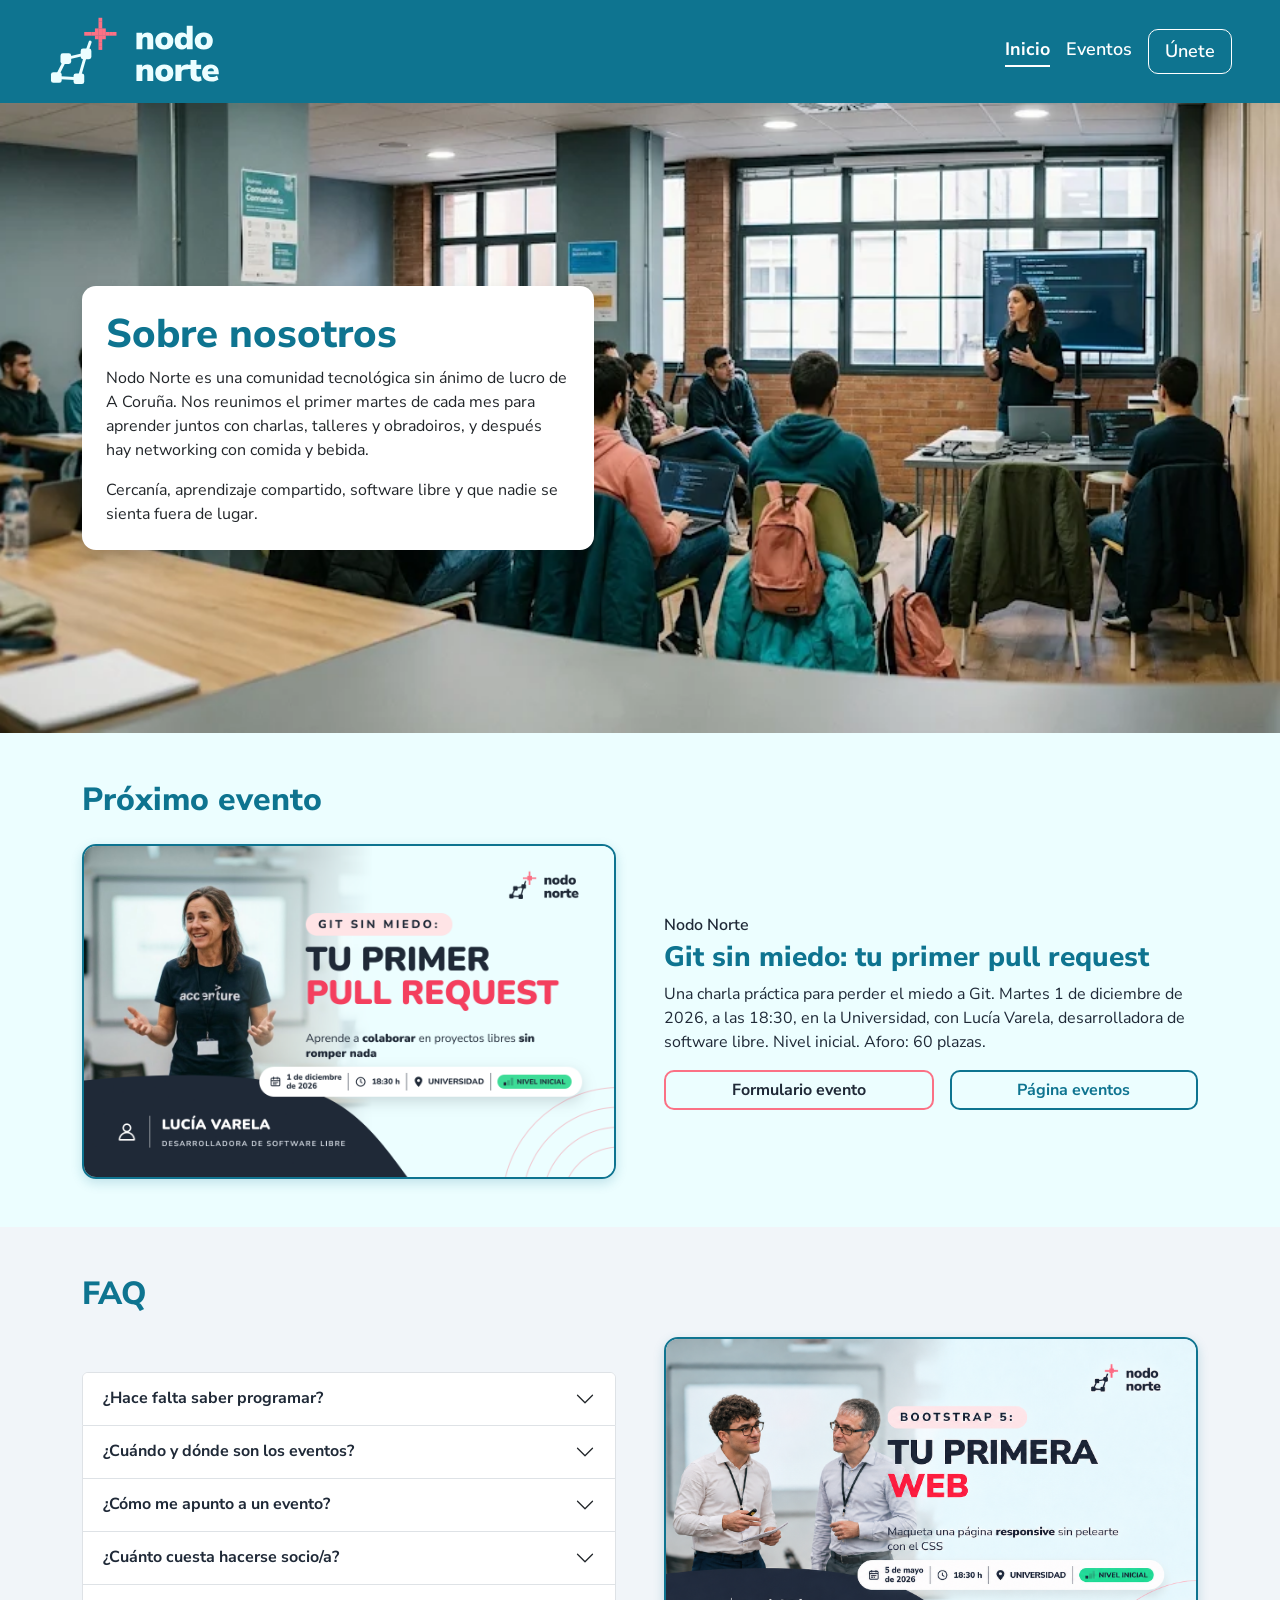
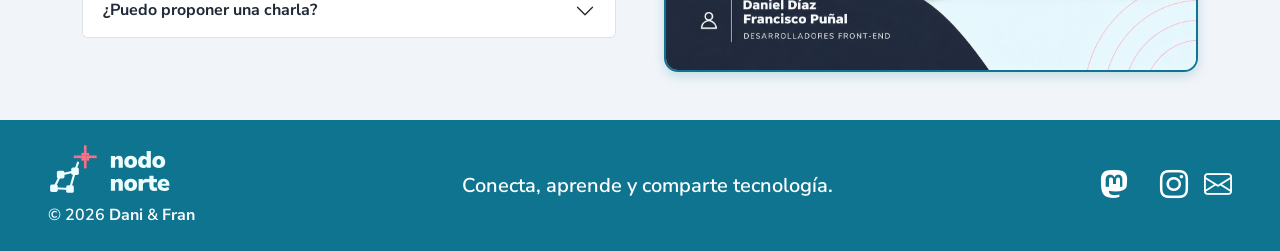
<file: index.html>
<!DOCTYPE html>
<html lang="es">

<head>
    <meta charset="UTF-8">
    <meta name="viewport" content="width=device-width, initial-scale=1.0">
    <title>Nodo Norte</title>
    <link rel="icon" href="img/logos/solo-icono/icono-claro.svg" type="image/svg+xml">
    <link rel="icon" href="img/logos/solo-icono/png/icono-claro-32px.png" type="image/png" sizes="32x32">
    <link href="https://fonts.googleapis.com/css2?family=Nunito+Sans:wght@400;500;600;700;800&display=swap"
        rel="stylesheet">
    <!-- Bootstrap: estilos, distribución responsive y componentes -->
    <link href="https://cdn.jsdelivr.net/npm/bootstrap@5.3.8/dist/css/bootstrap.min.css" rel="stylesheet">
    <!-- Bootstrap Icons: biblioteca de iconos, incluidas redes sociales -->
    <link rel="stylesheet" href="https://cdn.jsdelivr.net/npm/bootstrap-icons@1.13.2/font/bootstrap-icons.min.css">
    <link rel="stylesheet" href="css/estilos.css">
</head>

<body>
    <!-- Menú desplegable en móvil y horizontal desde md (768px).
     El tema oscuro permite ver el botón del menú sobre el fondo turquesa. -->
    <header class="navbar navbar-expand-md px-3 px-sm-5 py-3" data-bs-theme="dark">

        <a href="index.html" class="marca">
            <img src="img/logos/completo/logo-completo-oscuro.svg" alt="Nodo Norte - Comunidad tecnológica">
        </a>

        <!-- Abre y cierra el menú con el JavaScript de Bootstrap -->
        <button class="navbar-toggler" type="button" data-bs-toggle="collapse" data-bs-target="#menuPrincipal"
            aria-controls="menuPrincipal" aria-expanded="false" aria-label="Abrir o cerrar el menú">
            <span class="navbar-toggler-icon"></span>
        </button>

        <!-- Zona que se oculta en móvil -->
        <nav class="collapse navbar-collapse justify-content-md-end" id="menuPrincipal"
            aria-label="Navegación principal">

            <!-- Enlaces en columna en móvil y en fila desde md -->
            <div class="navbar-nav gap-3 align-items-center py-3 py-md-0">
                <a href="index.html" class="fw-bold" aria-current="page">
                    Inicio
                </a>
                <a href="pages/eventos.html">Eventos</a>
                <a href="pages/unete.html" class="enlace-unete">Únete</a>
            </div>
        </nav>
    </header>

    <main>
        <section class="hero d-flex align-items-end align-items-lg-center py-4 py-lg-5">
            <div class="container">
                <div class="card tarjeta-hero shadow p-3 p-lg-4">
                    <h1 class="card-title">Sobre nosotros</h1>
                    <p class="card-text">
                        Nodo Norte es una comunidad tecnológica sin ánimo de lucro de A Coruña.
                        Nos reunimos el primer martes de cada mes para aprender juntos con charlas,
                        talleres y obradoiros, y después hay networking con comida y bebida.
                    </p>
                    <p class="card-text mb-0 d-none d-lg-block">
                        Cercanía, aprendizaje compartido, software libre y que nadie se sienta fuera de lugar.
                    </p>
                </div>
            </div>
        </section>
        <section class="py-5">
            <div class="container">
                <h2 class="mb-4">Próximo evento</h2>
                <div class="row align-items-center g-4 g-lg-5">
                    <div class="col-lg-6">
                        <img src="img/tarjetas/diciembre_1.png" class="img-fluid tarjeta-evento"
                            alt="Tarjeta del evento Git sin miedo: tu primer pull request, martes 1 de diciembre a las 18:30 en la Universidad">
                    </div>
                    <div class="col-lg-6">
                        <p class="mb-1 fw-semibold">Nodo Norte</p>
                        <h3>Git sin miedo: tu primer pull request</h3>
                        <p>
                            Una charla práctica para perder el miedo a Git. Martes 1 de diciembre de 2026,
                            a las 18:30, en la Universidad, con Lucía Varela, desarrolladora de software libre.
                            Nivel inicial. Aforo: 60 plazas.
                        </p>
                        <div class="d-flex gap-3">
                            <button type="button" class="btn btn-acento flex-fill" data-bs-toggle="modal"
                                data-bs-target="#modalInscripcion">Formulario evento</button>
                            <a href="pages/eventos.html" class="btn btn-borde flex-fill">Página eventos</a>
                        </div>
                    </div>
                </div>
            </div>
        </section>
        <section class="py-5 seccion-alterna">
            <div class="container">
                <h2 class="mb-4">FAQ</h2>
                <div class="row align-items-center g-4 g-lg-5">
                    <div class="col-lg-6">
                        <div class="accordion" id="faq">
                            <div class="accordion-item">
                                <h3 class="accordion-header">
                                    <button class="accordion-button collapsed" type="button" data-bs-toggle="collapse"
                                        data-bs-target="#faq1" aria-expanded="false" aria-controls="faq1">
                                        ¿Hace falta saber programar?
                                    </button>
                                </h3>
                                <div id="faq1" class="accordion-collapse collapse" data-bs-parent="#faq">
                                    <div class="accordion-body">
                                        No. Cada evento tiene un nivel: inicial, medio o avanzado. Los de nivel
                                        inicial son para quien empieza y no hace falta saber programar.
                                    </div>
                                </div>
                            </div>
                            <div class="accordion-item">
                                <h3 class="accordion-header">
                                    <button class="accordion-button collapsed" type="button" data-bs-toggle="collapse"
                                        data-bs-target="#faq2" aria-expanded="false" aria-controls="faq2">
                                        ¿Cuándo y dónde son los eventos?
                                    </button>
                                </h3>
                                <div id="faq2" class="accordion-collapse collapse" data-bs-parent="#faq">
                                    <div class="accordion-body">
                                        El primer martes de cada mes, con algún evento extra de vez en cuando. Nos
                                        reunimos en tres sedes: la Universidad, Singular y Wekco (Mesoiro). Después
                                        de cada evento hay networking con comida y bebida.
                                    </div>
                                </div>
                            </div>
                            <div class="accordion-item">
                                <h3 class="accordion-header">
                                    <button class="accordion-button collapsed" type="button" data-bs-toggle="collapse"
                                        data-bs-target="#faq3" aria-expanded="false" aria-controls="faq3">
                                        ¿Cómo me apunto a un evento?
                                    </button>
                                </h3>
                                <div id="faq3" class="accordion-collapse collapse" data-bs-parent="#faq">
                                    <div class="accordion-body">
                                        Rellenando el formulario de inscripción con tu nombre, tu correo, tu nivel y
                                        si vienes por primera vez.
                                    </div>
                                </div>
                            </div>
                            <div class="accordion-item">
                                <h3 class="accordion-header">
                                    <button class="accordion-button collapsed" type="button" data-bs-toggle="collapse"
                                        data-bs-target="#faq4" aria-expanded="false" aria-controls="faq4">
                                        ¿Cuánto cuesta hacerse socio/a?
                                    </button>
                                </h3>
                                <div id="faq4" class="accordion-collapse collapse" data-bs-parent="#faq">
                                    <div class="accordion-body">
                                        La cuota es voluntaria: 10 € al año, por transferencia o PayPal. Los socios
                                        tienen plaza asegurada en los talleres y reciben aviso con plazo antes de
                                        que se liberen las plazas.
                                    </div>
                                </div>
                            </div>
                            <div class="accordion-item">
                                <h3 class="accordion-header">
                                    <button class="accordion-button collapsed" type="button" data-bs-toggle="collapse"
                                        data-bs-target="#faq5" aria-expanded="false" aria-controls="faq5">
                                        ¿Puedo proponer una charla?
                                    </button>
                                </h3>
                                <div id="faq5" class="accordion-collapse collapse" data-bs-parent="#faq">
                                    <div class="accordion-body">
                                        Sí, y nos encanta. Cuéntanos el tema, el nivel, si es una charla, un
                                        obradoiro o un taller, cuánto durará y de qué va. Lo tienes todo en la
                                        página <a href="pages/unete.html">Únete</a>.
                                    </div>
                                </div>
                            </div>
                        </div>
                    </div>
                    <div class="col-lg-6">
                        <img src="img/tarjetas/mayo_5.png" class="img-fluid tarjeta-evento"
                            alt="Tarjeta del evento Bootstrap 5: tu primera web, martes 5 de mayo a las 18:30 en la Universidad">
                    </div>
                </div>
            </div>
        </section>
    </main>

    <!-- d-flex activa la distribución flexible.
     flex-column coloca los bloques en columna en pantallas menores de 768px.
     flex-md-row coloca los bloques en fila desde 768px.
     gap-3: deja 1rem entre bloques.
     px-3: espacio interior lateral de 1rem.
     px-sm-5: desde 576px, el espacio lateral pasa a 3rem.
     py-4: espacio interior de 1.5rem arriba y abajo.
     text-center centra el texto; text-md-start lo alinea a la izquierda desde 768px -->
    <footer
        class="container-fluid d-flex flex-column flex-md-row justify-content-between align-items-center gap-3 px-3 px-sm-5 py-4 text-center text-md-start">
        <!-- Agrupa el logo y la autoría.
     mb-0 elimina el margen inferior del párrafo. -->
        <p class="mb-0">
            <a href="index.html" class="marca">
                <img src="img/logos/completo/logo-completo-oscuro.svg" alt="Nodo Norte - Comunidad tecnológica">
            </a>
            <!-- d-block coloca la autoría debajo del logo.
     mt-2 añade una separación superior de 0.5rem.
     text-nowrap mantiene la autoría en una sola línea, sin saltos. -->
            <span class="d-block mt-2 fw-semibold text-nowrap">&copy; 2026
                <a href="https://www.linkedin.com/in/danidiazcanosa/" target="_blank" rel="noopener noreferrer"
                    class="link-light fw-bold link-underline-opacity-0 link-underline-opacity-100-hover">Dani</a>
                &amp;
                <a href="https://www.linkedin.com/in/francisco-punal/" target="_blank" rel="noopener noreferrer"
                    class="link-light fw-bold link-underline-opacity-0 link-underline-opacity-100-hover">Fran</a>
            </span>
        </p>
        <!-- mb-0: quita el margen debajo del lema. -->
        <p class="mb-0 fs-5 fw-semibold">
            Conecta, aprende y comparte tecnología.</p>
        <!-- Redes y correo: enlaces provisionales con href="#".
     d-flex coloca los iconos en fila y gap-3 los separa 1rem.
     fs-3 establece su tamaño y las clases bi muestran cada icono.
     aria-label da nombre al enlace.
     aria-hidden evita que el lector de pantalla anuncie también el icono. -->
        <nav class="d-flex gap-3 fs-3">
            <a href="#" class="red-social" aria-label="Mastodon">
                <span class="bi bi-mastodon" aria-hidden="true"></span>
            </a>
            <a href="#" class="red-social" aria-label="Bluesky">
                <span class="bi bi-bluesky" aria-hidden="true"></span>
            </a>
            <a href="#" class="red-social" aria-label="Instagram">
                <span class="bi bi-instagram" aria-hidden="true"></span>
            </a>
            <a href="#" class="red-social" aria-label="Correo electrónico">
                <span class="bi bi-envelope" aria-hidden="true"></span>
            </a>
        </nav>
    </footer>

    <div class="modal fade" id="modalInscripcion" tabindex="-1" role="dialog" aria-labelledby="tituloInscripcion"
        aria-hidden="true">
        <div class="modal-dialog modal-dialog-centered modal-dialog-scrollable modal-fullscreen-sm-down">
            <form class="modal-content" id="formInscripcion" novalidate>
                <header class="modal-header">
                    <h2 class="modal-title h4" id="tituloInscripcion">Inscripción al evento</h2>
                    <button type="button" class="btn-close" data-bs-dismiss="modal" aria-label="Cerrar"></button>
                </header>
                <div class="modal-body">
                    <p>
                        Git sin miedo: tu primer pull request, el martes 1 de diciembre. Después del evento hay
                        networking con comida y bebida.
                    </p>
                    <div class="mb-3">
                        <label for="nombre" class="form-label">Nombre</label>
                        <input type="text" class="form-control" id="nombre" name="nombre" autocomplete="name"
                            placeholder="Ej.: Lucía Varela" required>
                        <span class="invalid-feedback">Escribe tu nombre.</span>
                    </div>
                    <div class="mb-3">
                        <label for="correo" class="form-label">Correo electrónico</label>
                        <input type="email" class="form-control" id="correo" name="correo" autocomplete="email"
                            placeholder="nombre@correo.com" required>
                        <span class="invalid-feedback">Escribe un correo válido, por ejemplo nombre@correo.com.</span>
                    </div>
                    <div class="mb-3">
                        <label for="nivel" class="form-label">Tu nivel</label>
                        <select class="form-select" id="nivel" name="nivel" required>
                            <option value="" selected disabled>Elige tu nivel</option>
                            <option value="inicial">Inicial</option>
                            <option value="medio">Medio</option>
                            <option value="avanzado">Avanzado</option>
                        </select>
                        <span class="invalid-feedback">Elige un nivel.</span>
                    </div>
                    <div class="form-check">
                        <input class="form-check-input" type="checkbox" id="primeraVez" name="primeraVez">
                        <label class="form-check-label" for="primeraVez">Es la primera vez que vengo</label>
                    </div>
                </div>
                <footer class="modal-footer">
                    <button type="button" class="btn btn-borde" data-bs-dismiss="modal">Cancelar</button>
                    <button type="submit" class="btn btn-acento">Inscribirme</button>
                </footer>
            </form>
        </div>
    </div>
    <div class="toast-container position-fixed bottom-0 end-0 p-3">
        <div id="avisoEnvio" class="toast" role="status" aria-live="polite" aria-atomic="true">
            <div class="toast-header">
                <strong class="me-auto">¡Enviado!</strong>
                <button type="button" class="btn-close" data-bs-dismiss="toast" aria-label="Cerrar"></button>
            </div>
            <div class="toast-body">
                Hemos recibido tu solicitud. ¡Gracias por formar parte de Nodo Norte!
            </div>
        </div>
    </div>
    <script src="https://cdn.jsdelivr.net/npm/bootstrap@5.3.8/dist/js/bootstrap.bundle.min.js"></script>
    <script src="js/validacion.js"></script>
</body>

</html>
</file>
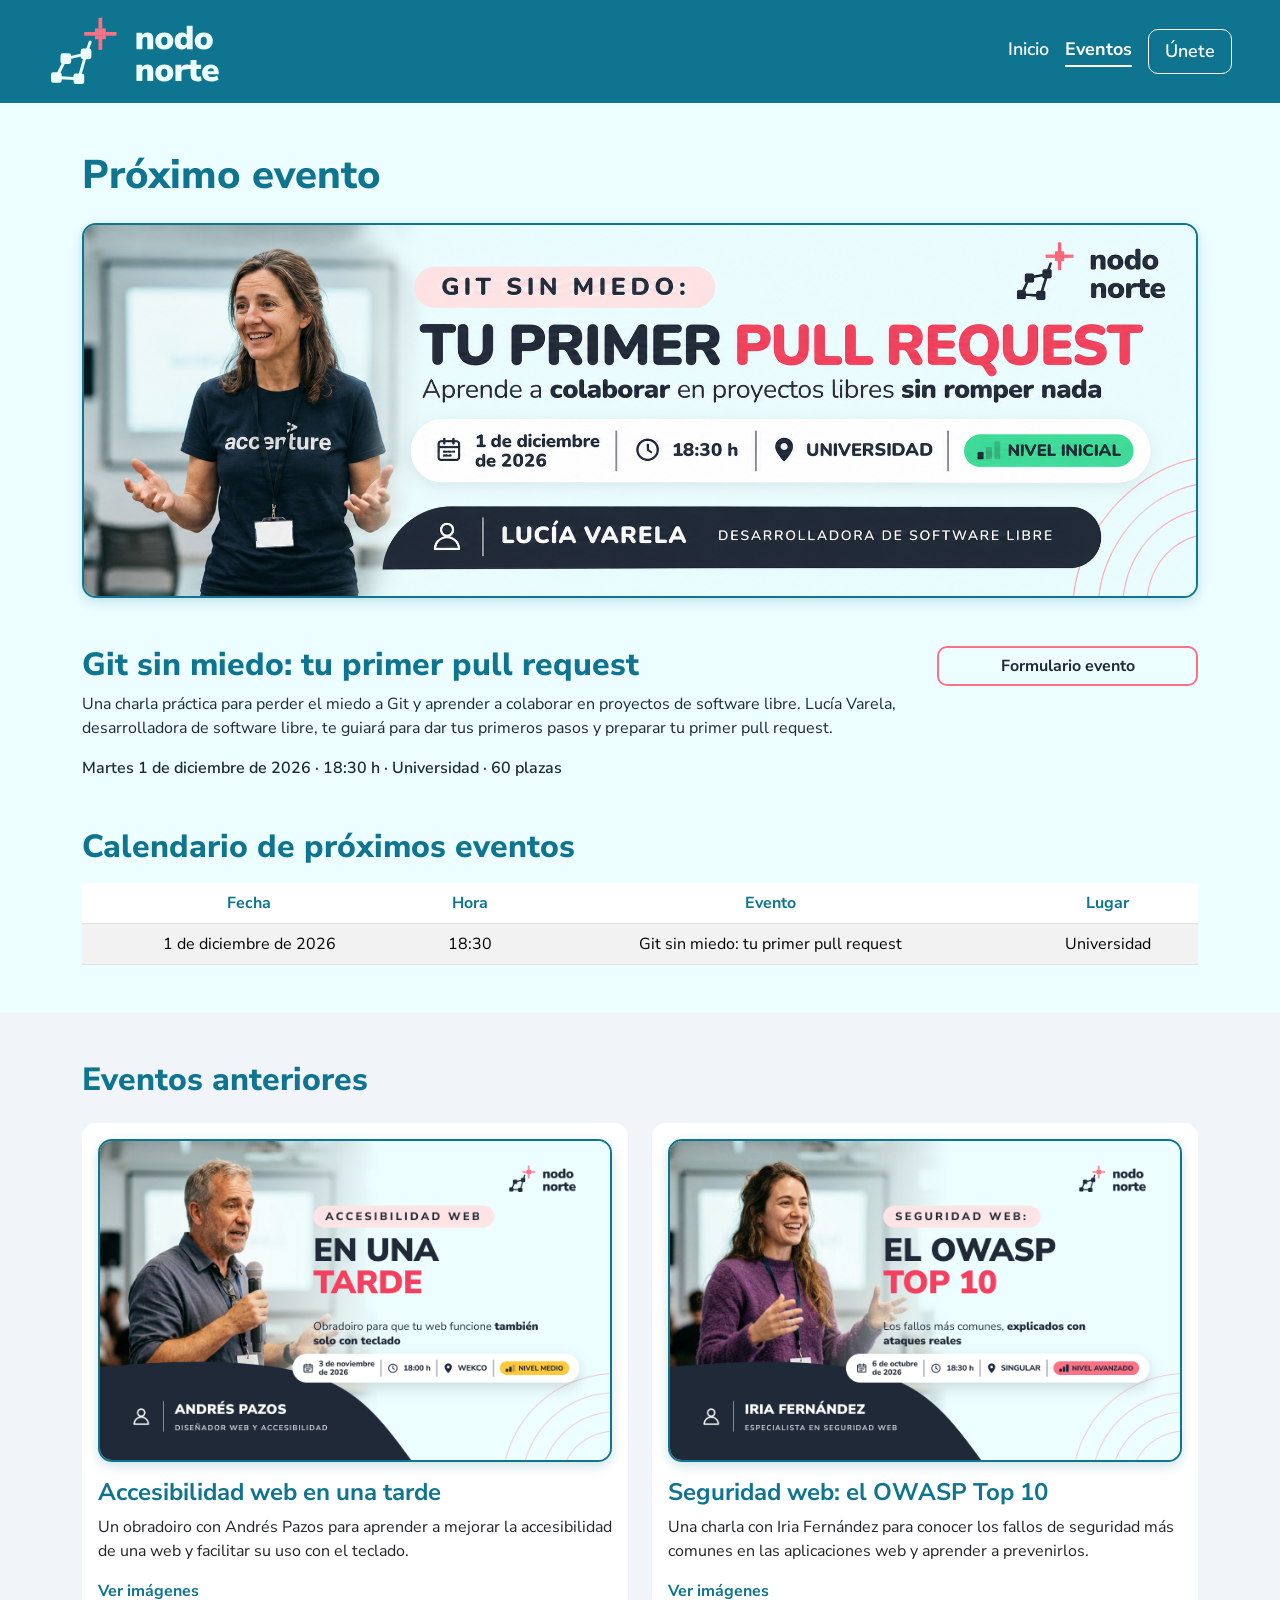
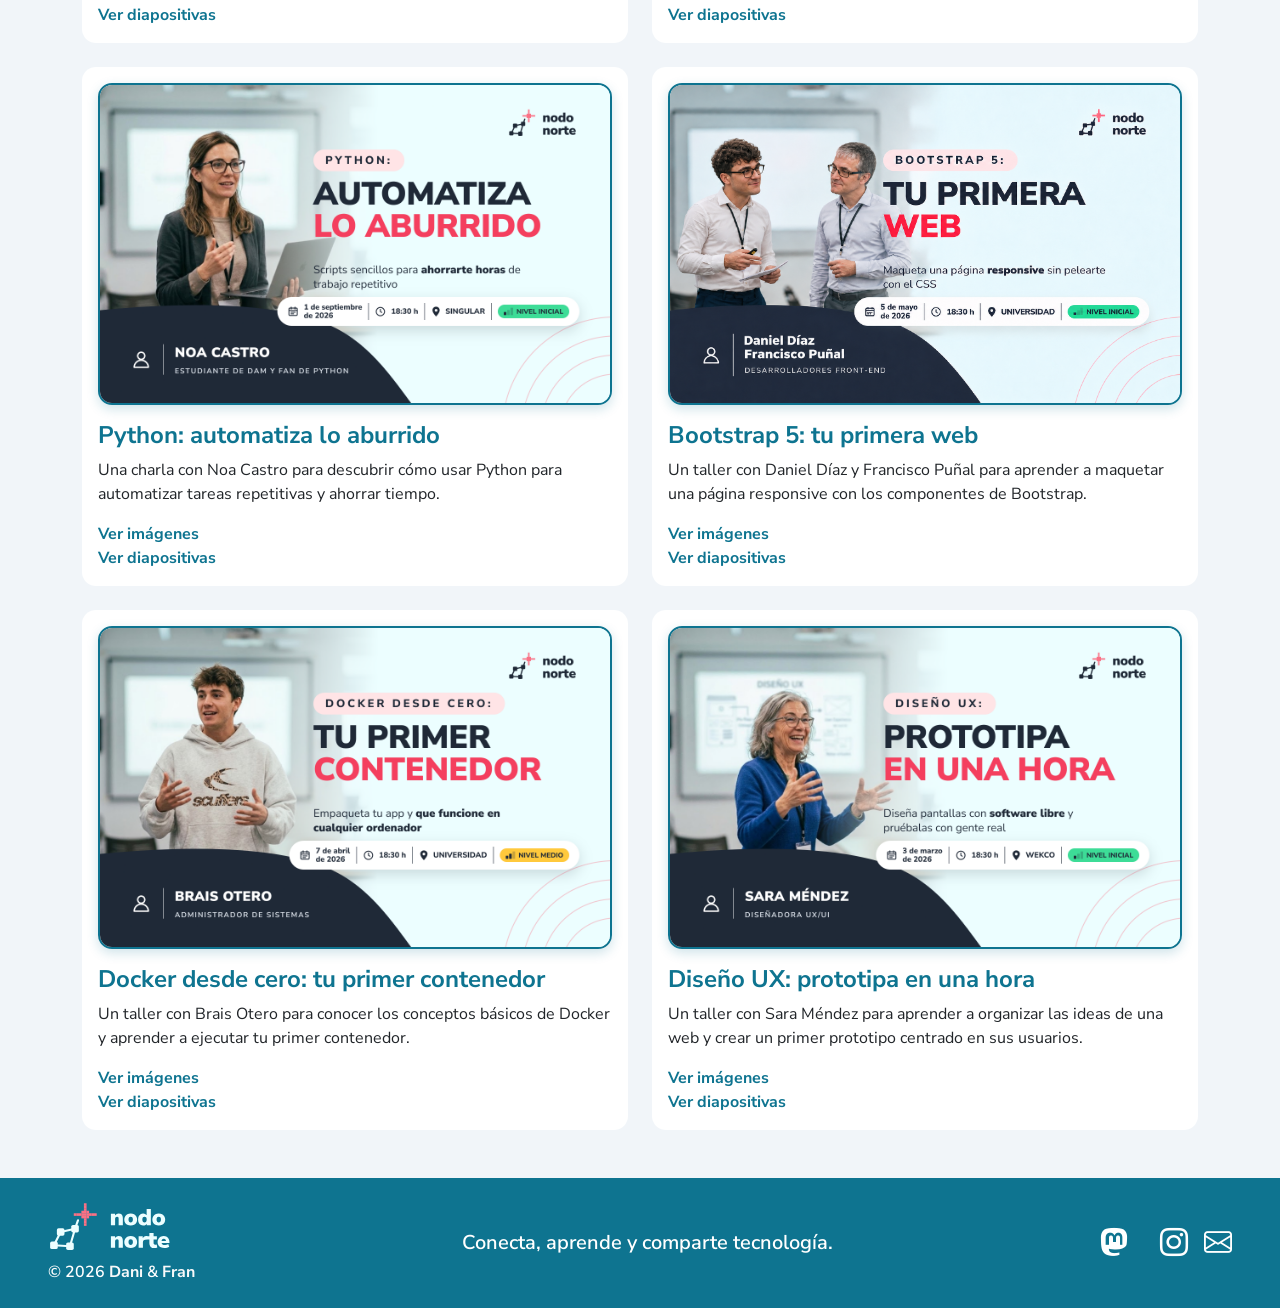
<file: pages/eventos.html>
<!DOCTYPE html>
<html lang="es">

<head>
    <meta charset="UTF-8">
    <meta name="viewport" content="width=device-width, initial-scale=1.0">
    <title>Eventos | Nodo Norte</title>
    <link rel="icon" href="../img/logos/solo-icono/icono-claro.svg" type="image/svg+xml">
    <link rel="icon" href="../img/logos/solo-icono/png/icono-claro-32px.png" type="image/png" sizes="32x32">
    <link href="https://fonts.googleapis.com/css2?family=Nunito+Sans:wght@400;500;600;700;800&display=swap"
        rel="stylesheet">
    <link href="https://cdn.jsdelivr.net/npm/bootstrap@5.3.8/dist/css/bootstrap.min.css" rel="stylesheet">
    <link href="https://cdn.jsdelivr.net/npm/bootstrap-icons@1.13.2/font/bootstrap-icons.min.css" rel="stylesheet">
    <link rel="stylesheet" href="../css/estilos.css">
</head>

<!-- Organiza la página en columna y le da una altura mínima igual a la ventana. -->

<body class="d-flex flex-column min-vh-100">
    <!-- Menú desplegable en móvil y horizontal desde md (768px).
     El tema oscuro permite ver el botón del menú sobre el fondo turquesa. -->
    <header class="navbar navbar-expand-md px-3 px-sm-5 py-3" data-bs-theme="dark">

        <a href="../index.html" class="marca">
            <img src="../img/logos/completo/logo-completo-oscuro.svg" alt="Nodo Norte - Comunidad tecnológica">
        </a>

        <!-- Abre y cierra el menú con el JavaScript de Bootstrap -->
        <button class="navbar-toggler" type="button" data-bs-toggle="collapse" data-bs-target="#menuPrincipal"
            aria-controls="menuPrincipal" aria-expanded="false" aria-label="Abrir o cerrar el menú">
            <span class="navbar-toggler-icon"></span>
        </button>

        <!-- Zona que se oculta en móvil -->
        <nav class="collapse navbar-collapse justify-content-md-end" id="menuPrincipal"
            aria-label="Navegación principal">

            <!-- Enlaces en columna en móvil y en fila desde md -->
            <div class="navbar-nav gap-3 align-items-center py-3 py-md-0">
                <a href="../index.html">Inicio</a>
                <a href="eventos.html" class="fw-bold" aria-current="page">Eventos</a>
                <a href="unete.html" class="enlace-unete">Únete</a>
            </div>
        </nav>
    </header>

    <!-- Hace crecer el main para que el footer quede abajo cuando hay poco contenido. -->
    <main class="flex-grow-1">
        <!-- Próximo evento: contenido centrado y espacio vertical -->
        <section class="container py-5">
            <h1 class="mb-4">Próximo evento</h1>
            <!-- img-fluid adapta la imagen al ancho disponible;
     tarjeta-evento aplica el borde, las esquinas y la sombra. -->
            <img src="../img/tarjetas/diciembre_1_panoramica.png" class="img-fluid tarjeta-evento imagen-proximo-evento"
                alt="Git sin miedo: tu primer pull request, 1 de diciembre de 2026 a las 18:30 en la Universidad">
            <!-- Información y botón: apilados en móvil y en fila desde md (768px).
     Desde md, el texto ocupa 8 columnas y el botón 4; desde lg, 9 y 3.
     align-items-start alinea ambos bloques arriba.
     g-4 separa las columnas y mt-4 añade margen sobre el bloque. -->
            <article class="row align-items-start g-4 mt-4">
                <header class="col-12 col-md-8 col-lg-9">
                    <h2>Git sin miedo: tu primer pull request</h2>

                    <p>
                        Una charla práctica para perder el miedo a Git y aprender
                        a colaborar en proyectos de software libre. Lucía Varela,
                        desarrolladora de software libre, te guiará para dar tus
                        primeros pasos y preparar tu primer pull request.
                    </p>

                    <p class="mb-0 fw-semibold">
                        Martes 1 de diciembre de 2026 · 18:30 h · Universidad · 60 plazas
                    </p>
                </header>

                <p class="col-12 col-md-4 col-lg-3 mb-0">
                    <button type="button" class="btn btn-acento w-100" data-bs-toggle="modal"
                        data-bs-target="#modalInscripcion">
                        Formulario evento
                    </button>
                </p>
            </article>

            <!-- Calendario de próximos eventos -->
            <h2 class="mt-5 mb-3">Calendario de próximos eventos</h2>
            <!-- Permite desplazar la tabla horizontalmente si no cabe en móvil -->
            <div class="table-responsive">
                <!-- Filas alternas y resaltado al pasar el ratón -->
                <table class="table table-striped table-hover align-middle text-center mb-0 calendario-eventos">
                    <thead>
                        <tr>
                            <th scope="col">Fecha</th>
                            <th scope="col">Hora</th>
                            <th scope="col">Evento</th>
                            <th scope="col">Lugar</th>
                        </tr>
                    </thead>
                    <tbody>
                        <tr>
                            <td>1 de diciembre de 2026</td>
                            <td>18:30</td>
                            <td>Git sin miedo: tu primer pull request</td>
                            <td>Universidad</td>
                        </tr>
                    </tbody>
                </table>
            </div>

        </section>

        <!-- Eventos anteriores sobre el mismo fondo que el FAQ -->
        <section class="seccion-alterna py-5">
            <!-- Centra y limita el ancho del título y de las tarjetas -->
            <div class="container">
                <h2 class="mb-4">Eventos anteriores</h2>

                <!-- Rejilla de eventos; g-4 añade separación entre las tarjetas -->
                <div class="row g-4">
                    <!-- Una tarjeta por fila en móvil y dos desde lg -->
                    <article class="col-12 col-lg-6">
                        <!-- Tarjeta con espacio interior y altura uniforme -->
                        <div class="card tarjeta-anterior h-100 p-3">
                            <img src="../img/tarjetas/noviembre_3.png" class="img-fluid tarjeta-evento mb-3"
                                alt="Accesibilidad web en una tarde, con Andrés Pazos. 3 de noviembre de 2026, a las 18:00, en Wekco. Nivel medio.">

                            <h3 class="h4 fw-bold">Accesibilidad web en una tarde</h3>

                            <p>
                                Un obradoiro con Andrés Pazos para aprender a mejorar
                                la accesibilidad de una web y facilitar su uso con el teclado.
                            </p>

                            <!-- Enlaces de ejemplo, todavía sin destino real.
     d-table coloca cada enlace en su propia línea sin ocupar todo el ancho. -->
                            <p class="mt-auto mb-0">
                                <a href="#"
                                    class="d-table fw-bold link-underline link-underline-opacity-0 link-underline-opacity-100-hover">
                                    Ver imágenes
                                </a>
                                <a href="#"
                                    class="d-table fw-bold link-underline link-underline-opacity-0 link-underline-opacity-100-hover">
                                    Ver diapositivas
                                </a>
                            </p>
                        </div>
                    </article>
                    <article class="col-12 col-lg-6">
                        <!-- Tarjeta con espacio interior y altura uniforme -->
                        <div class="card tarjeta-anterior h-100 p-3">
                            <img src="../img/tarjetas/octubre_6.png" class="img-fluid tarjeta-evento mb-3"
                                alt="Seguridad web: el OWASP Top 10, con Iria Fernández. 6 de octubre de 2026, a las 18:30, en Singular. Nivel avanzado.">

                            <h3 class="h4 fw-bold">Seguridad web: el OWASP Top 10</h3>

                            <p>
                                Una charla con Iria Fernández para conocer los fallos de seguridad
                                más comunes en las aplicaciones web y aprender a prevenirlos.
                            </p>

                            <p class="mt-auto mb-0">
                                <a href="#"
                                    class="d-table fw-bold link-underline link-underline-opacity-0 link-underline-opacity-100-hover">
                                    Ver imágenes
                                </a>
                                <a href="#"
                                    class="d-table fw-bold link-underline link-underline-opacity-0 link-underline-opacity-100-hover">
                                    Ver diapositivas
                                </a>
                            </p>
                        </div>
                    </article>
                    <article class="col-12 col-lg-6">
                        <!-- Tarjeta con espacio interior y altura uniforme -->
                        <div class="card tarjeta-anterior h-100 p-3">
                            <img src="../img/tarjetas/septiembre_1.png" class="img-fluid tarjeta-evento mb-3"
                                alt="Python: automatiza lo aburrido, con Noa Castro. 1 de septiembre de 2026, a las 18:30, en Singular. Nivel inicial.">

                            <h3 class="h4 fw-bold">Python: automatiza lo aburrido</h3>

                            <p>
                                Una charla con Noa Castro para descubrir cómo usar Python
                                para automatizar tareas repetitivas y ahorrar tiempo.
                            </p>

                            <p class="mt-auto mb-0">
                                <a href="#"
                                    class="d-table fw-bold link-underline link-underline-opacity-0 link-underline-opacity-100-hover">
                                    Ver imágenes
                                </a>
                                <a href="#"
                                    class="d-table fw-bold link-underline link-underline-opacity-0 link-underline-opacity-100-hover">
                                    Ver diapositivas
                                </a>
                            </p>
                        </div>
                    </article>
                    <article class="col-12 col-lg-6">
                        <!-- Tarjeta con espacio interior y altura uniforme -->
                        <div class="card tarjeta-anterior h-100 p-3">
                            <img src="../img/tarjetas/mayo_5.png" class="img-fluid tarjeta-evento mb-3"
                                alt="Bootstrap 5: tu primera web, con Daniel Díaz y Francisco Puñal. 5 de mayo de 2026, a las 18:30, en la Universidad. Nivel inicial.">

                            <h3 class="h4 fw-bold">Bootstrap 5: tu primera web</h3>

                            <p>
                                Un taller con Daniel Díaz y Francisco Puñal para aprender
                                a maquetar una página responsive con los componentes de Bootstrap.
                            </p>

                            <p class="mt-auto mb-0">
                                <a href="#"
                                    class="d-table fw-bold link-underline link-underline-opacity-0 link-underline-opacity-100-hover">
                                    Ver imágenes
                                </a>
                                <a href="#"
                                    class="d-table fw-bold link-underline link-underline-opacity-0 link-underline-opacity-100-hover">
                                    Ver diapositivas
                                </a>
                            </p>
                        </div>
                    </article>

                    <article class="col-12 col-lg-6">
                        <!-- Tarjeta con espacio interior y altura uniforme -->
                        <div class="card tarjeta-anterior h-100 p-3">
                            <img src="../img/tarjetas/abril_7.png" class="img-fluid tarjeta-evento mb-3"
                                alt="Docker desde cero: tu primer contenedor, con Brais Otero. 7 de abril de 2026, a las 18:30, en la Universidad. Nivel medio.">

                            <h3 class="h4 fw-bold">Docker desde cero: tu primer contenedor</h3>

                            <p>
                                Un taller con Brais Otero para conocer los conceptos básicos
                                de Docker y aprender a ejecutar tu primer contenedor.
                            </p>

                            <p class="mt-auto mb-0">
                                <a href="#"
                                    class="d-table fw-bold link-underline link-underline-opacity-0 link-underline-opacity-100-hover">
                                    Ver imágenes
                                </a>
                                <a href="#"
                                    class="d-table fw-bold link-underline link-underline-opacity-0 link-underline-opacity-100-hover">
                                    Ver diapositivas
                                </a>
                            </p>
                        </div>
                    </article>

                    <article class="col-12 col-lg-6">
                        <!-- Tarjeta con espacio interior y altura uniforme -->
                        <div class="card tarjeta-anterior h-100 p-3">
                            <img src="../img/tarjetas/marzo_3.png" class="img-fluid tarjeta-evento mb-3"
                                alt="Diseño UX: prototipa en una hora, con Sara Méndez. 3 de marzo de 2026, a las 18:30, en Wekco. Nivel inicial.">

                            <h3 class="h4 fw-bold">Diseño UX: prototipa en una hora</h3>

                            <p>
                                Un taller con Sara Méndez para aprender a organizar las ideas
                                de una web y crear un primer prototipo centrado en sus usuarios.
                            </p>

                            <p class="mt-auto mb-0">
                                <a href="#"
                                    class="d-table fw-bold link-underline link-underline-opacity-0 link-underline-opacity-100-hover">
                                    Ver imágenes
                                </a>
                                <a href="#"
                                    class="d-table fw-bold link-underline link-underline-opacity-0 link-underline-opacity-100-hover">
                                    Ver diapositivas
                                </a>
                            </p>
                        </div>
                    </article>

                </div>
            </div>
        </section>
    </main>

    <!-- d-flex activa la distribución flexible.
     flex-column coloca los bloques en columna en pantallas menores de 768px.
     flex-md-row coloca los bloques en fila desde 768px.
     gap-3: deja 1rem entre bloques.
     px-3: espacio interior lateral de 1rem.
     px-sm-5: desde 576px, el espacio lateral pasa a 3rem.
     py-4: espacio interior de 1.5rem arriba y abajo.
     text-center centra el texto; text-md-start lo alinea a la izquierda desde 768px -->
    <footer
        class="container-fluid d-flex flex-column flex-md-row justify-content-between align-items-center gap-3 px-3 px-sm-5 py-4 text-center text-md-start">
        <!-- Agrupa el logo y la autoría.
     mb-0 elimina el margen inferior del párrafo. -->
        <p class="mb-0">
            <a href="../index.html" class="marca">
                <img src="../img/logos/completo/logo-completo-oscuro.svg" alt="Nodo Norte - Comunidad tecnológica">
            </a>
            <!-- d-block coloca la autoría debajo del logo.
     mt-2 añade una separación superior de 0.5rem.
     text-nowrap mantiene la autoría en una sola línea, sin saltos. -->
            <span class="d-block mt-2 fw-semibold text-nowrap">&copy; 2026
                <a href="https://www.linkedin.com/in/danidiazcanosa/" target="_blank" rel="noopener noreferrer"
                    class="link-light fw-bold link-underline-opacity-0 link-underline-opacity-100-hover">Dani</a>
                &amp;
                <a href="https://www.linkedin.com/in/francisco-punal/" target="_blank" rel="noopener noreferrer"
                    class="link-light fw-bold link-underline-opacity-0 link-underline-opacity-100-hover">Fran</a>
            </span>
        </p>
        <!-- mb-0: quita el margen debajo del lema. -->
        <p class="mb-0 fs-5 fw-semibold">
            Conecta, aprende y comparte tecnología.</p>
        <!-- Redes y correo: enlaces provisionales con href="#".
     d-flex coloca los iconos en fila y gap-3 los separa 1rem.
     fs-3 establece su tamaño y las clases bi muestran cada icono.
     aria-label da nombre al enlace.
     aria-hidden evita que el lector de pantalla anuncie también el icono. -->
        <nav class="d-flex gap-3 fs-3">
            <a href="#" class="red-social" aria-label="Mastodon">
                <span class="bi bi-mastodon" aria-hidden="true"></span>
            </a>
            <a href="#" class="red-social" aria-label="Bluesky">
                <span class="bi bi-bluesky" aria-hidden="true"></span>
            </a>
            <a href="#" class="red-social" aria-label="Instagram">
                <span class="bi bi-instagram" aria-hidden="true"></span>
            </a>
            <a href="#" class="red-social" aria-label="Correo electrónico">
                <span class="bi bi-envelope" aria-hidden="true"></span>
            </a>
        </nav>
    </footer>

    <div class="modal fade" id="modalInscripcion" tabindex="-1" role="dialog" aria-labelledby="tituloInscripcion"
        aria-hidden="true">
        <div class="modal-dialog modal-dialog-centered modal-dialog-scrollable modal-fullscreen-sm-down">
            <form class="modal-content" id="formInscripcion" novalidate>
                <header class="modal-header">
                    <h2 class="modal-title h4" id="tituloInscripcion">Inscripción al evento</h2>
                    <button type="button" class="btn-close" data-bs-dismiss="modal" aria-label="Cerrar"></button>
                </header>
                <div class="modal-body">
                    <p>
                        Git sin miedo: tu primer pull request, el martes 1 de diciembre. Después del evento hay
                        networking con comida y bebida.
                    </p>
                    <div class="mb-3">
                        <label for="nombre" class="form-label">Nombre</label>
                        <input type="text" class="form-control" id="nombre" name="nombre" autocomplete="name"
                            placeholder="Ej.: Lucía Varela" required>
                        <span class="invalid-feedback">Escribe tu nombre.</span>
                    </div>
                    <div class="mb-3">
                        <label for="correo" class="form-label">Correo electrónico</label>
                        <input type="email" class="form-control" id="correo" name="correo" autocomplete="email"
                            placeholder="nombre@correo.com" required>
                        <span class="invalid-feedback">Escribe un correo válido, por ejemplo nombre@correo.com.</span>
                    </div>
                    <div class="mb-3">
                        <label for="nivel" class="form-label">Tu nivel</label>
                        <select class="form-select" id="nivel" name="nivel" required>
                            <option value="" selected disabled>Elige tu nivel</option>
                            <option value="inicial">Inicial</option>
                            <option value="medio">Medio</option>
                            <option value="avanzado">Avanzado</option>
                        </select>
                        <span class="invalid-feedback">Elige un nivel.</span>
                    </div>
                    <div class="form-check">
                        <input class="form-check-input" type="checkbox" id="primeraVez" name="primeraVez">
                        <label class="form-check-label" for="primeraVez">Es la primera vez que vengo</label>
                    </div>
                </div>
                <footer class="modal-footer">
                    <button type="button" class="btn btn-borde" data-bs-dismiss="modal">Cancelar</button>
                    <button type="submit" class="btn btn-acento">Inscribirme</button>
                </footer>
            </form>
        </div>
    </div>

    <div class="toast-container position-fixed bottom-0 end-0 p-3">
        <div id="avisoEnvio" class="toast" role="status" aria-live="polite" aria-atomic="true">
            <div class="toast-header">
                <strong class="me-auto">¡Enviado!</strong>
                <button type="button" class="btn-close" data-bs-dismiss="toast" aria-label="Cerrar"></button>
            </div>
            <div class="toast-body">
                Hemos recibido tu solicitud. ¡Gracias por formar parte de Nodo Norte!
            </div>
        </div>
    </div>

    <script src="https://cdn.jsdelivr.net/npm/bootstrap@5.3.8/dist/js/bootstrap.bundle.min.js"></script>
    <!-- Valida el formulario y controla el envío simulado -->
    <script src="../js/validacion.js"></script>
</body>

</html>
</file>
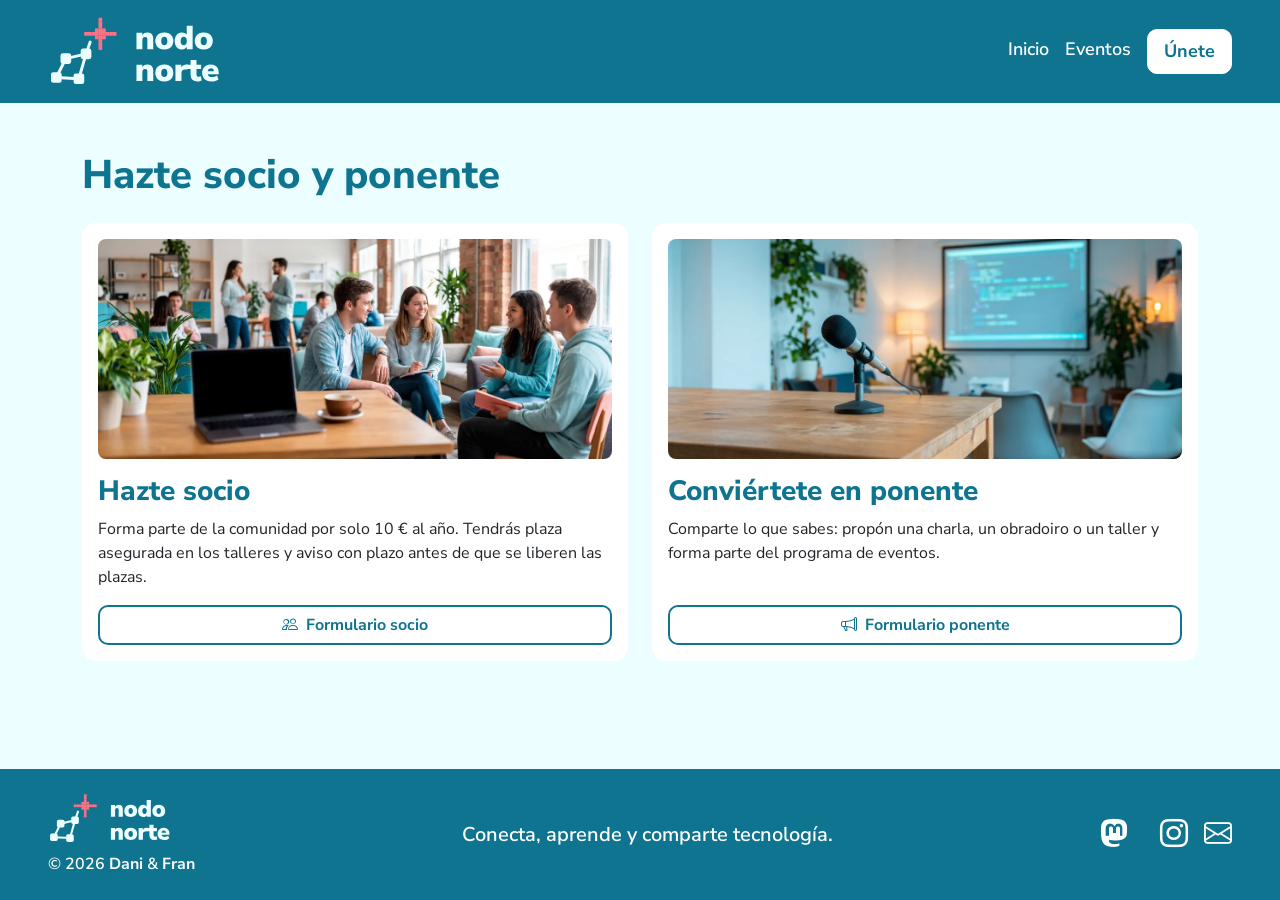
<file: pages/unete.html>
<!DOCTYPE html>
<html lang="es">

<head>
    <meta charset="UTF-8">
    <meta name="viewport" content="width=device-width, initial-scale=1.0">
    <title>Únete | Nodo Norte</title>
    <link rel="icon" href="../img/logos/solo-icono/icono-claro.svg" type="image/svg+xml">
    <link rel="icon" href="../img/logos/solo-icono/png/icono-claro-32px.png" type="image/png" sizes="32x32">
    <link href="https://fonts.googleapis.com/css2?family=Nunito+Sans:wght@400;500;600;700;800&display=swap"
        rel="stylesheet">
    <link href="https://cdn.jsdelivr.net/npm/bootstrap@5.3.8/dist/css/bootstrap.min.css" rel="stylesheet">
    <link href="https://cdn.jsdelivr.net/npm/bootstrap-icons@1.13.2/font/bootstrap-icons.min.css" rel="stylesheet">
    <link rel="stylesheet" href="../css/estilos.css">
</head>

<!-- Organiza la página en columna y le da una altura mínima igual a la ventana. -->

<body class="d-flex flex-column min-vh-100">
    <!-- Menú desplegable en móvil y horizontal desde md (768px).
     El tema oscuro permite ver el botón del menú sobre el fondo turquesa. -->
    <header class="navbar navbar-expand-md px-3 px-sm-5 py-3" data-bs-theme="dark">

        <a href="../index.html" class="marca">
            <img src="../img/logos/completo/logo-completo-oscuro.svg" alt="Nodo Norte - Comunidad tecnológica">
        </a>

        <!-- Abre y cierra el menú con el JavaScript de Bootstrap -->
        <button class="navbar-toggler" type="button" data-bs-toggle="collapse" data-bs-target="#menuPrincipal"
            aria-controls="menuPrincipal" aria-expanded="false" aria-label="Abrir o cerrar el menú">
            <span class="navbar-toggler-icon"></span>
        </button>

        <!-- Zona que se oculta en móvil -->
        <nav class="collapse navbar-collapse justify-content-md-end" id="menuPrincipal"
            aria-label="Navegación principal">

            <!-- Enlaces en columna en móvil y en fila desde md -->
            <div class="navbar-nav gap-3 align-items-center py-3 py-md-0">
                <a href="../index.html">Inicio</a>
                <a href="eventos.html">Eventos</a>
                <a href="unete.html" class="enlace-unete fw-bold" aria-current="page">
                    Únete
                </a>
            </div>
        </nav>
    </header>
    <!-- Ocupa el espacio disponible y empuja el footer hacia el final de la ventana. -->
    <main class="flex-grow-1">
        <section class="py-5">
            <div class="container">
                <h1 class="mb-4">Hazte socio y ponente</h1>
                <div class="row g-4">
                    <div class="col-md-6">
                        <div class="card h-100 p-3">
                            <img src="../img/unete/imagenSocio.webp" class="img-fluid rounded-3 mb-3"
                                alt="Jóvenes conversando en un espacio de coworking, con un portátil en primer plano">
                            <h2 class="h3 card-title">Hazte socio</h2>
                            <p class="card-text">
                                Forma parte de la comunidad por solo 10 € al año. Tendrás plaza asegurada en los
                                talleres y aviso con plazo antes de que se liberen las plazas.
                            </p>
                            <button type="button" class="btn btn-borde mt-auto" data-bs-toggle="modal"
                                data-bs-target="#modalSocio">
                                <i class="bi bi-people me-2" aria-hidden="true"></i>Formulario socio
                            </button>
                        </div>
                    </div>
                    <div class="col-md-6">
                        <div class="card h-100 p-3">
                            <img src="../img/unete/imagenPonente.webp" class="img-fluid rounded-3 mb-3"
                                alt="Micrófono sobre una mesa en una sala de charlas, con una pantalla de código al fondo">
                            <h2 class="h3 card-title">Conviértete en ponente</h2>
                            <p class="card-text">
                                Comparte lo que sabes: propón una charla, un obradoiro o un taller y forma parte del
                                programa de eventos.
                            </p>
                            <button type="button" class="btn btn-borde mt-auto" data-bs-toggle="modal"
                                data-bs-target="#modalPonente">
                                <i class="bi bi-megaphone me-2" aria-hidden="true"></i>Formulario ponente
                            </button>
                        </div>
                    </div>
                </div>
            </div>
        </section>
    </main>
    <!-- d-flex activa la distribución flexible.
     flex-column coloca los bloques en columna en pantallas menores de 768px.
     flex-md-row coloca los bloques en fila desde 768px.
     gap-3: deja 1rem entre bloques.
     px-3: espacio interior lateral de 1rem.
     px-sm-5: desde 576px, el espacio lateral pasa a 3rem.
     py-4: espacio interior de 1.5rem arriba y abajo.
     text-center centra el texto; text-md-start lo alinea a la izquierda desde 768px -->
    <footer
        class="container-fluid d-flex flex-column flex-md-row justify-content-between align-items-center gap-3 px-3 px-sm-5 py-4 text-center text-md-start">
        <!-- Agrupa el logo y la autoría.
     mb-0 elimina el margen inferior del párrafo. -->
        <p class="mb-0">
            <a href="../index.html" class="marca">
                <img src="../img/logos/completo/logo-completo-oscuro.svg" alt="Nodo Norte - Comunidad tecnológica">
            </a>
            <!-- d-block coloca la autoría debajo del logo.
     mt-2 añade una separación superior de 0.5rem.
     text-nowrap mantiene la autoría en una sola línea, sin saltos. -->
            <span class="d-block mt-2 fw-semibold text-nowrap">&copy; 2026
                <a href="https://www.linkedin.com/in/danidiazcanosa/" target="_blank" rel="noopener noreferrer"
                    class="link-light fw-bold link-underline-opacity-0 link-underline-opacity-100-hover">Dani</a>
                &amp;
                <a href="https://www.linkedin.com/in/francisco-punal/" target="_blank" rel="noopener noreferrer"
                    class="link-light fw-bold link-underline-opacity-0 link-underline-opacity-100-hover">Fran</a>
            </span>
        </p>
        <!-- mb-0: quita el margen debajo del lema. -->
        <p class="mb-0 fs-5 fw-semibold">
            Conecta, aprende y comparte tecnología.</p>
        <!-- Redes y correo: enlaces provisionales con href="#".
     d-flex coloca los iconos en fila y gap-3 los separa 1rem.
     fs-3 establece su tamaño y las clases bi muestran cada icono.
     aria-label da nombre al enlace.
     aria-hidden evita que el lector de pantalla anuncie también el icono. -->
        <nav class="d-flex gap-3 fs-3">
            <a href="#" class="red-social" aria-label="Mastodon">
                <span class="bi bi-mastodon" aria-hidden="true"></span>
            </a>
            <a href="#" class="red-social" aria-label="Bluesky">
                <span class="bi bi-bluesky" aria-hidden="true"></span>
            </a>
            <a href="#" class="red-social" aria-label="Instagram">
                <span class="bi bi-instagram" aria-hidden="true"></span>
            </a>
            <a href="#" class="red-social" aria-label="Correo electrónico">
                <span class="bi bi-envelope" aria-hidden="true"></span>
            </a>
        </nav>
    </footer>

    <div class="modal fade" id="modalSocio" tabindex="-1" role="dialog" aria-labelledby="tituloSocio"
        aria-hidden="true">
        <div class="modal-dialog modal-dialog-centered modal-dialog-scrollable modal-fullscreen-sm-down">
            <form class="modal-content" id="formSocio" novalidate>
                <header class="modal-header">
                    <h2 class="modal-title h4" id="tituloSocio">Hazte socio</h2>
                    <button type="button" class="btn-close" data-bs-dismiss="modal" aria-label="Cerrar"></button>
                </header>
                <div class="modal-body">
                    <p>
                        La cuota es voluntaria: 10 € al año. Los socios tienen plaza asegurada en los talleres y
                        aviso con plazo antes de que se liberen las plazas.
                    </p>
                    <div class="mb-3">
                        <label for="nombreSocio" class="form-label">Nombre</label>
                        <input type="text" class="form-control" id="nombreSocio" name="nombre" autocomplete="given-name"
                            placeholder="Ej.: Lucía" required>
                        <span class="invalid-feedback">Escribe tu nombre.</span>
                    </div>
                    <div class="mb-3">
                        <label for="apellidosSocio" class="form-label">Apellidos</label>
                        <input type="text" class="form-control" id="apellidosSocio" name="apellidos"
                            autocomplete="family-name" placeholder="Ej.: Varela Pérez" required>
                        <span class="invalid-feedback">Escribe tus apellidos.</span>
                    </div>
                    <div class="mb-3">
                        <label for="edadSocio" class="form-label">Edad</label>
                        <input type="number" class="form-control" id="edadSocio" name="edad" min="16" max="99"
                            inputmode="numeric" placeholder="Ej.: 22" required>
                        <span class="invalid-feedback">Escribe una edad entre 16 y 99 años.</span>
                    </div>
                    <div class="mb-3">
                        <label for="nacimientoSocio" class="form-label">Fecha de nacimiento</label>
                        <input type="date" class="form-control" id="nacimientoSocio" name="nacimiento"
                            autocomplete="bday" required>
                        <span class="invalid-feedback">Indica tu fecha de nacimiento.</span>
                    </div>
                    <div class="mb-3">
                        <label for="dniSocio" class="form-label">DNI</label>
                        <input type="text" class="form-control" id="dniSocio" name="dni" maxlength="9"
                            pattern="[0-9]{8}[A-Za-z]" autocomplete="off" placeholder="Ej.: 12345678A" required>
                        <span class="invalid-feedback">Escribe un DNI válido: 8 números y una letra.</span>
                    </div>
                    <div class="mb-3">
                        <label for="correoSocio" class="form-label">Correo electrónico</label>
                        <input type="email" class="form-control" id="correoSocio" name="correo" autocomplete="email"
                            placeholder="nombre@correo.com" required>
                        <span class="invalid-feedback">Escribe un correo válido, por ejemplo nombre@correo.com.</span>
                    </div>
                    <fieldset>
                        <legend class="form-label fs-6">Forma de pago</legend>
                        <div class="form-check">
                            <input class="form-check-input" type="radio" name="pago" id="pagoTransferencia"
                                value="transferencia" required>
                            <label class="form-check-label" for="pagoTransferencia">Transferencia</label>
                        </div>
                        <div class="form-check">
                            <input class="form-check-input" type="radio" name="pago" id="pagoPaypal" value="paypal"
                                required>
                            <label class="form-check-label" for="pagoPaypal">PayPal</label>
                            <span class="invalid-feedback">Elige una forma de pago.</span>
                        </div>
                    </fieldset>
                </div>
                <footer class="modal-footer">
                    <button type="button" class="btn btn-borde" data-bs-dismiss="modal">Cancelar</button>
                    <button type="submit" class="btn btn-acento">Hacerme socio/a</button>
                </footer>
            </form>
        </div>
    </div>
    <div class="modal fade" id="modalPonente" tabindex="-1" role="dialog" aria-labelledby="tituloPonente"
        aria-hidden="true">
        <div class="modal-dialog modal-dialog-centered modal-dialog-scrollable modal-fullscreen-sm-down">
            <form class="modal-content" id="formPonente" novalidate>
                <header class="modal-header">
                    <h2 class="modal-title h4" id="tituloPonente">Conviértete en ponente</h2>
                    <button type="button" class="btn-close" data-bs-dismiss="modal" aria-label="Cerrar"></button>
                </header>
                <div class="modal-body">
                    <p>
                        Cuéntanos qué te gustaría compartir con la comunidad. Revisaremos tu propuesta y te
                        escribiremos.
                    </p>
                    <div class="mb-3">
                        <label for="temaPonente" class="form-label">Tema</label>
                        <input type="text" class="form-control" id="temaPonente" name="tema"
                            placeholder="Ej.: Introducción a Docker" required>
                        <span class="invalid-feedback">Escribe el tema de tu propuesta.</span>
                    </div>
                    <div class="mb-3">
                        <label for="nivelPonente" class="form-label">Nivel</label>
                        <select class="form-select" id="nivelPonente" name="nivel" required>
                            <option value="" selected disabled>Elige un nivel</option>
                            <option value="inicial">Inicial</option>
                            <option value="medio">Medio</option>
                            <option value="avanzado">Avanzado</option>
                        </select>
                        <span class="invalid-feedback">Elige un nivel.</span>
                    </div>
                    <fieldset class="mb-3">
                        <legend class="form-label fs-6">Tipo</legend>
                        <div class="form-check">
                            <input class="form-check-input" type="radio" name="tipo" id="tipoCharla" value="charla"
                                required>
                            <label class="form-check-label" for="tipoCharla">Charla</label>
                        </div>
                        <div class="form-check">
                            <input class="form-check-input" type="radio" name="tipo" id="tipoObradoiro"
                                value="obradoiro" required>
                            <label class="form-check-label" for="tipoObradoiro">Obradoiro</label>
                        </div>
                        <div class="form-check">
                            <input class="form-check-input" type="radio" name="tipo" id="tipoTaller" value="taller"
                                required>
                            <label class="form-check-label" for="tipoTaller">Taller</label>
                            <span class="invalid-feedback">Elige el tipo de propuesta.</span>
                        </div>
                    </fieldset>
                    <div class="mb-3">
                        <label for="duracionPonente" class="form-label">Duración aproximada (en minutos)</label>
                        <input type="number" class="form-control" id="duracionPonente" name="duracion" min="10"
                            max="240" inputmode="numeric" placeholder="Ej.: 45" required>
                        <span class="invalid-feedback">Escribe la duración en minutos, entre 10 y 240.</span>
                    </div>
                    <div class="mb-3">
                        <label for="descripcionPonente" class="form-label">Descripción</label>
                        <textarea class="form-control" id="descripcionPonente" name="descripcion" rows="4"
                            minlength="20" maxlength="500"
                            placeholder="Ej.: De qué va, a quién va dirigido y qué se aprenderá" required></textarea>
                        <span class="invalid-feedback">Escribe una descripción de entre 20 y 500 caracteres.</span>
                    </div>
                </div>
                <footer class="modal-footer">
                    <button type="button" class="btn btn-borde" data-bs-dismiss="modal">Cancelar</button>
                    <button type="submit" class="btn btn-acento">Enviar propuesta</button>
                </footer>
            </form>
        </div>
    </div>
    <div class="toast-container position-fixed bottom-0 end-0 p-3">
        <div id="avisoEnvio" class="toast" role="status" aria-live="polite" aria-atomic="true">
            <div class="toast-header">
                <strong class="me-auto">¡Enviado!</strong>
                <button type="button" class="btn-close" data-bs-dismiss="toast" aria-label="Cerrar"></button>
            </div>
            <div class="toast-body">
                Hemos recibido tu solicitud. ¡Gracias por formar parte de Nodo Norte!
            </div>
        </div>
    </div>
    <script src="https://cdn.jsdelivr.net/npm/bootstrap@5.3.8/dist/js/bootstrap.bundle.min.js"></script>
    <script src="../js/validacion.js"></script>
</body>

</html>
</file>
<file: css/estilos.css>
:root {
    /* Colores */
    --color-principal: #0E7490;
    --color-fondo: #ECFEFF;
    --color-acento: #FB7185;
    --color-texto: #1F2937;
    --color-gris-claro: #F1F5F9;

    /* Tipografía */
    --fuente-principal: 'Nunito Sans', sans-serif;
}

/* Aplica los colores solo al header y footer principales,
   sin afectar a los que están dentro del formulario modal. */
body>header,
body>footer {
    background-color: var(--color-principal);
    color: white;
}

/* Logo más pequeño en el footer */
footer .marca img {
    width: 8rem;
}

body {
    font-family: var(--fuente-principal);
    color: var(--color-texto);
    background-color: var(--color-fondo);
}

/* width establece su tamaño y max-width evita que supere el ancho de su contenedor */
.marca img {
    width: 11.25rem;
    max-width: 100%;
    height: auto;
    /* Suaviza la aparición del brillo */
    transition: filter 0.2s ease;
}


/* Resalta la silueta del logo con un brillo blanco suave */
.marca:hover img {
    filter: drop-shadow(0 0 4px rgb(255 255 255 / 45%));
}

header nav a {
    color: white;
    text-decoration: none;
    font-size: 1.125rem;
    font-weight: 600;
}

header nav .enlace-unete {
    padding: 0.5rem 1rem;
    border: 1px solid white;
    border-radius: 0.625rem;
    /* Suaviza el cambio de fondo y texto durante 0,2 segundos */
    transition: background-color 0.2s ease, color 0.2s ease;
}

/* La línea empieza con ancho 0% y crece hasta 100% en 0,2 segundos */
header nav a:not(.enlace-unete) {
    background-image: linear-gradient(white, white);
    background-repeat: no-repeat;
    background-position: left bottom;
    background-size: 0% 2px;
    padding-bottom: 0.25rem;
    transition: background-size 0.2s ease;
}

/* :not(.enlace-unete) excluye el botón «Únete».
  :hover se activa al pasar el ratón */
header nav a:not(.enlace-unete):hover {
    background-size: 100% 2px;
}

/* Mantiene subrayado el enlace de la página actual */
header nav a[aria-current="page"] {
    background-size: 100% 2px;
}

/* Destaca Únete con fondo blanco cuando es la página actual */
header nav .enlace-unete[aria-current="page"] {
    background-color: white;
    color: var(--color-principal);
}

/* rellenar de blanco y cambiar el texto a turquesa*/
header nav .enlace-unete:hover {
    background-color: white;
    color: var(--color-principal);
}

/* Enlaces de redes sin fondo ni subrayado */
.red-social {
    color: white;
    text-decoration: none;
    transition: filter 0.2s ease;
}

/* Brillo discreto al pasar el ratón */
.red-social:hover {
    filter: drop-shadow(0 0 5px rgb(255 255 255 / 75%));
}

h1,
h2,
h3 {
    font-weight: 800;
    color: var(--color-principal);
}

.hero {
    background-image: url("../img/hero/imagenHeroMovil.webp");
    background-size: cover;
    background-position: center top;
    min-height: 80vh;
}

@media (min-width: 992px) {
    .hero {
        background-image: url("../img/hero/imagenHero.webp");
        background-position: center right;
        min-height: 70vh;
    }
}

.card {
    border: 0;
    border-radius: 14px;
}

.card-title {
    font-weight: 800;
    color: var(--color-principal);
}

.tarjeta-hero {
    max-width: 32rem;
}

.btn-borde {
    background-color: transparent;
    color: var(--color-principal);
    border: 2px solid var(--color-principal);
    border-radius: 10px;
    font-weight: 700;
}

.btn-borde:hover {
    background-color: var(--color-principal);
    color: #fff;
}

.btn-acento {
    background-color: transparent;
    color: var(--color-texto);
    border: 2px solid var(--color-acento);
    border-radius: 10px;
    font-weight: 700;
}

.btn-acento:hover {
    background-color: var(--color-acento);
    border-color: var(--color-acento);
    color: var(--color-texto);
}

.tarjeta-evento {
    border: 2px solid var(--color-principal);
    border-radius: 14px;
    box-shadow: 0 4px 12px rgba(14, 116, 144, 0.2);
}

.seccion-alterna {
    background-color: var(--color-gris-claro);
}

.accordion {
    --bs-accordion-btn-color: var(--color-texto);
    --bs-accordion-active-color: var(--color-principal);
    --bs-accordion-active-bg: var(--color-fondo);
    --bs-accordion-btn-focus-border-color: var(--color-principal);
    --bs-accordion-btn-focus-box-shadow: 0 0 0 0.25rem #FFE4E8;
}

.accordion-button {
    font-weight: 700;
}

/* Enlace del FAQ con contraste suficiente sobre el fondo claro */
.accordion-body a {
    color: var(--color-principal);
}

.form-control:focus,
.form-select:focus {
    border-color: var(--color-principal);
    box-shadow: 0 0 0 0.25rem #FFE4E8;
}

.form-check-input:checked {
    background-color: var(--color-principal);
    border-color: var(--color-principal);
}

.form-check-input:focus {
    border-color: var(--color-principal);
    box-shadow: 0 0 0 0.25rem #FFE4E8;
}

.modal-header {
    background-color: transparent;
}

.modal-title {
    font-weight: 800;
    color: var(--color-principal);
}

.toast {
    border: 2px solid var(--color-principal);
    border-radius: 14px;
}

/* ===== Página de Eventos ===== */

/* La imagen ocupa el ancho del bloque */
.imagen-proximo-evento {
    display: block;
    width: 100%;
}

/* Fondo blanco de las tarjetas de eventos anteriores */
.tarjeta-anterior {
    background-color: white;
}

/* Títulos y enlaces de las tarjetas con el color principal */
.tarjeta-anterior h3,
.tarjeta-anterior a {
    color: var(--color-principal);
}

/* Variables de Bootstrap cambian el fondo y el texto
   de las celdas del encabezado de la tabla. */
.calendario-eventos thead {
    --bs-table-bg: white;
    --bs-table-color: var(--color-principal);
}

/* ===== Fin de estilos de Eventos ===== */
</file>
